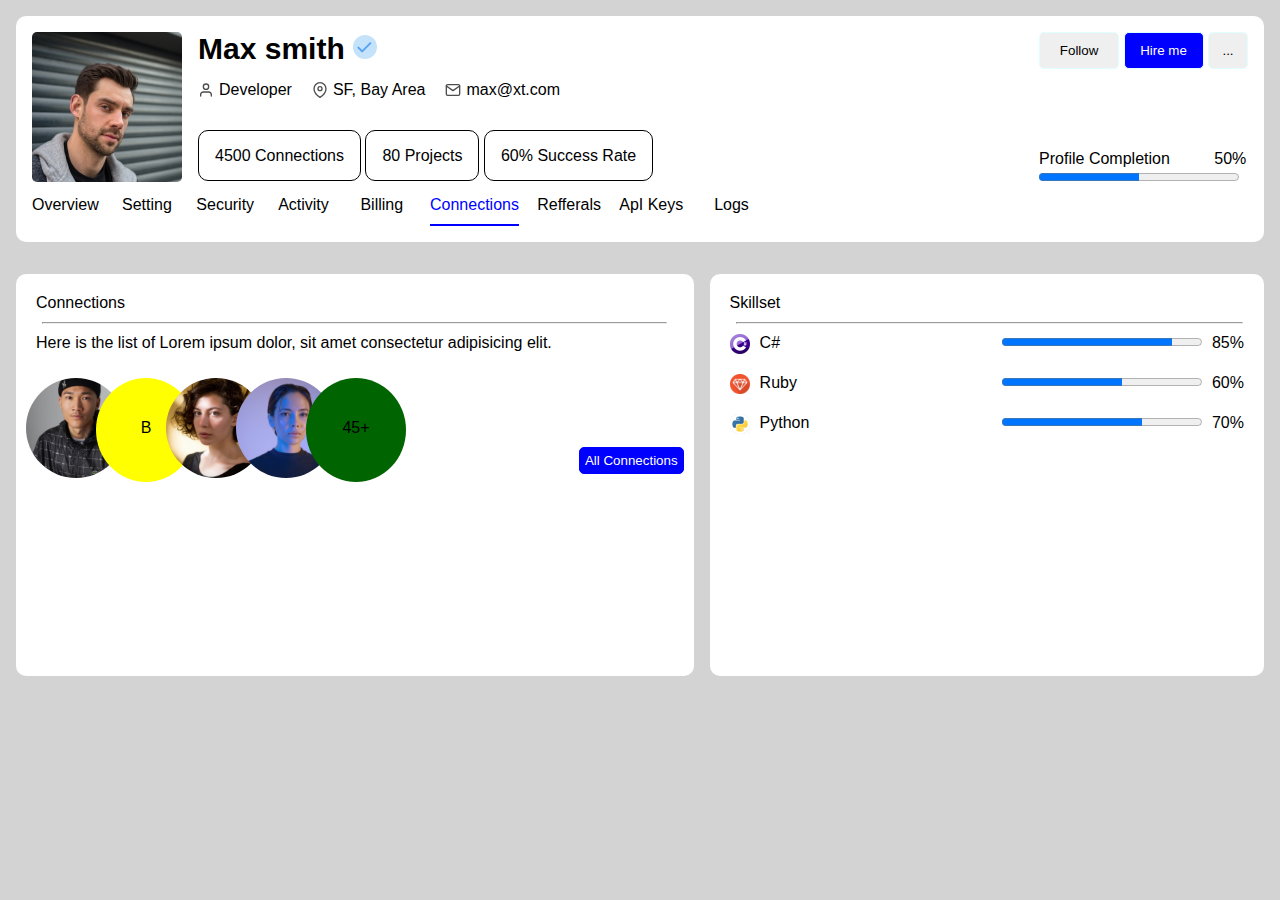
<file: Dashboard/index.html>
<!DOCTYPE html>
<html lang="en">
  <head>
    <meta charset="UTF-8" />
    <meta name="viewport" content="width=device-width, initial-scale=1.0" />
    <title>Profile Page</title>
    <link rel="stylesheet" href="style.css" />
  </head>
  <body>
    <div class="main-wrapper">
      <div class="wrapper">
        <!-- ============================================== -->
        <div class="first-section">
          <div class="about">
            <div class="profile-picture">
              <img src="./img/person1.png" alt="" />
            </div>
            <div class="information">
              <div class="name">
                <b>Max smith </b><img src="./img/check.svg" alt="" />
              </div>
              <div class="info">
                <span> <img src="./img/user.svg" alt="" />Developer</span>
                <span>
                  <img src="./img/location.svg" alt="" />SF, Bay Area</span
                >
                <span> <img src="./img/mail.svg" alt="" />max@xt.com</span>
              </div>
              <br />
              <div class="person-data">
                <span>4500 Connections</span>
                <span>80 Projects</span>
                <span>60% Success Rate</span>
              </div>
            </div>
          </div>
          <div class="right-side">
            <div class="btn">
              <button>Follow</button>
              <button class="btn-clr">Hire me</button>
              <button class="dot">...</button>
            </div>
            <div>
              <div class="range">
                <p>Profile Completion <span>50%</span></p>
                <progress id="file" class="rangebar" value="50" max="100">
                  50%
                </progress>
              </div>
            </div>
          </div>
        </div>
        <div class="menu">
          <span>Overview</span>
          <span>Setting</span>
          <span>Security</span>
          <span>Activity</span>
          <span>Billing</span>
          <span class="active">Connections</span>
          <span>Refferals</span>
          <span>ApI Keys</span>
          <span>Logs</span>
        </div>
      </div>
      <!-- ================================================ -->
      <div class="main-container">
        <div class="left-container">
          <p>Connections</p>
          <hr />
          <p>
            Here is the list of Lorem ipsum dolor, sit amet consectetur
            adipisicing elit.
          </p>

          <div class="users">
            <div class="display-picture">
              <span><img src="./img/person2.png" alt="" /></span>
              <span class="name-dp bg-yellow">B</span>
              <span><img src="./img/person3.png" alt="" /></span>
              <span><img src="./img/person4.png" alt="" /></span>
              <span class="name-dp bg-green">45+</span>
            </div>
            <div class="btn-blue">
              <button>All Connections</button>
            </div>
          </div>
        </div>

        <div class="right-container">
          <p>Skillset</p>
          <hr />
          <div class="skills">
            <div class="lang">
              <span class="cls-1"><img src="./img/C.png" alt="" />C#</span>
              <span class="cls-2">
                <progress
                  id="file"
                  class="rangebar"
                  value="85"
                  max="100"></progress
                >85%
              </span>
            </div>
            <div class="lang">
              <span class="cls-1"><img src="./img/Ruby.png" alt="" />Ruby</span>
              <span class="cls-2"
                ><progress
                  id="file"
                  class="rangebar"
                  value="60"
                  max="100"></progress
                >60%</span
              >
            </div>
            <div class="lang">
              <span class="cls-1">
                <img src="./img/Python.png" alt="" />Python</span
              >
              <span class="cls-2"
                ><progress
                  id="file"
                  class="rangebar"
                  value="70"
                  max="100"></progress
                >70%</span
              >
            </div>
          </div>
        </div>
      </div>
    </div>
  </body>
</html>
</file>
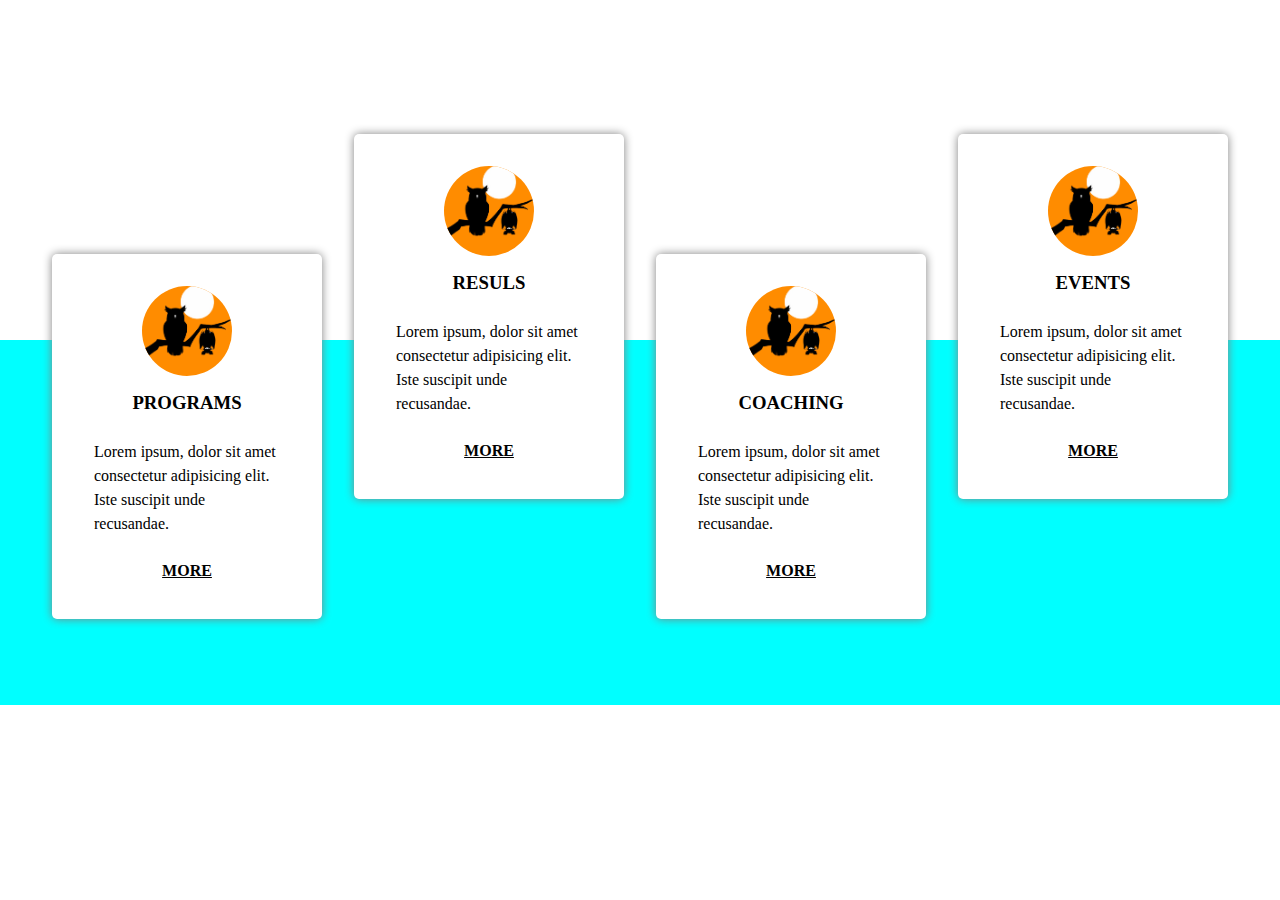
<file: Multiple-cards/index.html>
<!DOCTYPE html>
<html lang="en">
  <head>
    <meta charset="UTF-8" />
    <meta name="viewport" content="width=device-width, initial-scale=1.0" />
    <title>Document</title>
    <link rel="stylesheet" href="style.css" />
  </head>
  <body>
    <div class="service">
      <div class="card-wrapper">
        <div class="card">
          <img src="owl-bat.png" alt="" />
          <h3>PROGRAMS</h3>
          <p>
            Lorem ipsum, dolor sit amet consectetur adipisicing elit. Iste
            suscipit unde recusandae.
          </p>
          <h4>MORE</h4>
        </div>
        <div class="card">
          <img src="owl-bat.png" alt="" />
          <h3>RESULS</h3>
          <p>
            Lorem ipsum, dolor sit amet consectetur adipisicing elit. Iste
            suscipit unde recusandae.
          </p>
          <h4>MORE</h4>
        </div>
        <div class="card">
          <img src="owl-bat.png" alt="" />
          <h3>COACHING</h3>
          <p>
            Lorem ipsum, dolor sit amet consectetur adipisicing elit. Iste
            suscipit unde recusandae.
          </p>
          <h4>MORE</h4>
        </div>
        <div class="card">
          <img src="owl-bat.png" alt="" />
          <h3>EVENTS</h3>
          <p>
            Lorem ipsum, dolor sit amet consectetur adipisicing elit. Iste
            suscipit unde recusandae.
          </p>
          <h4>MORE</h4>
        </div>
      </div>
    </div>
  </body>
</html>
</file>
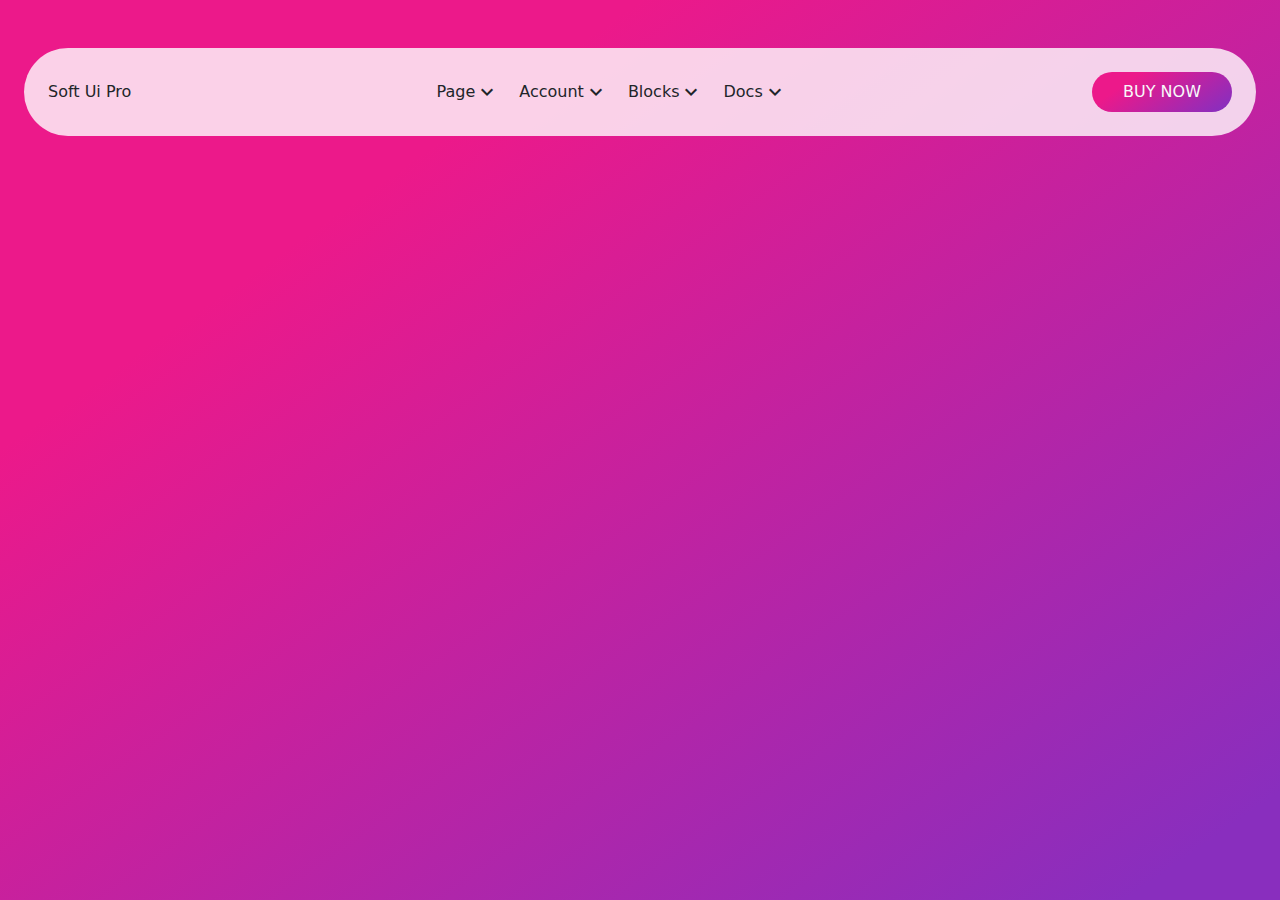
<file: Navbar/index.html>
<!DOCTYPE html>
<html lang="en">
  <head>
    <meta charset="UTF-8" />
    <meta name="viewport" content="width=device-width, initial-scale=1.0" />
    <title>Navbar</title>
    <link
      href="https://fonts.googleapis.com/icon?family=Material+Icons"
      rel="stylesheet" />
    <link
      rel="stylesheet"
      href="	https://cdn.jsdelivr.net/npm/bootstrap@5.3.3/dist/css/bootstrap.min.css" />
    <link rel="stylesheet" href="assets/css/navbar.css" />
  </head>
  <body class="custom-bg-gradient">
    <nav
      class="mt-5 mx-4 p-4 d-flex align-items-center justify-content-between rounded-pill">
      <div class="heading">Soft Ui Pro</div>
      <ul
        class="nav-items d-flex align-items-center justify-content-center mb-0 list-unstyled"
        style="column-gap: 20px">
        <li>
          <span>Page <i class="material-icons">expand_more</i></span>
          <ul class="list-unstyled">
            <li>My Page</li>
            <li>My Page</li>
            <li>My Page</li>
            <li>My Page</li>
          </ul>
        </li>
        <li>
          <span>Account <i class="material-icons">expand_more</i></span>
        </li>
        <li>
          <span>Blocks <i class="material-icons">expand_more</i></span>
        </li>
        <li>
          <span>Docs <i class="material-icons">expand_more</i></span>
        </li>
      </ul>
      <a
        class="buy-now-button custom-bg-gradient rounded-pill text-center text-light text-decoration-none"
        style="height: 40px; width: 140px; line-height: 40px">
        BUY NOW
      </a>
    </nav>
  </body>
</html>
</file>
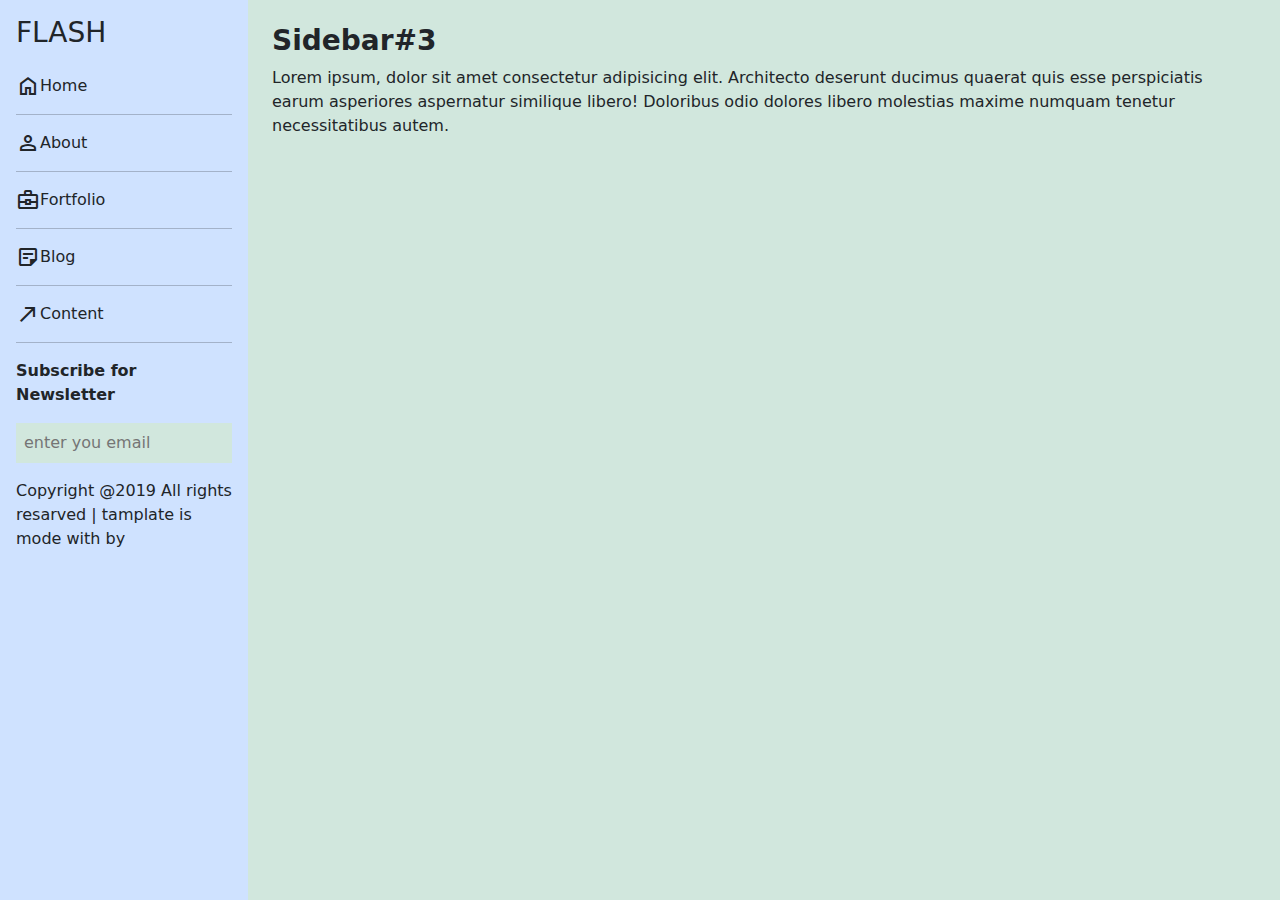
<file: Sidebar/index.html>
<!DOCTYPE html>
<html lang="en">
  <head>
    <link
      rel="stylesheet"
      href="https://fonts.googleapis.com/css2?family=Material+Symbols+Outlined:opsz,wght,FILL,GRAD@20..48,100..700,0..1,-50..200" />
    <meta charset="UTF-8" />
    <meta name="viewport" content="width=device-width, initial-scale=1.0" />
    <link rel="stylesheet" href="assets/css/sidebar.css" />
    <link
      rel="stylesheet"
      href="https://cdn.jsdelivr.net/npm/bootstrap@5.3.3/dist/css/bootstrap.min.css" />

    <title>SIDEBAR</title>
  </head>
  <body>
    <div class="d-flex">
      <aside
        class="sidebar ps-3 p-3 bg-primary-subtle"
        style="width: 250px; height: 100vh">
        <h3>FLASH</h3>
        <ul class="list-unstyled mb-0 mt-4">
          <li class="d-flex">
            <span class="material-symbols-outlined"> home </span>Home
          </li>
          <hr />
          <li class="d-flex">
            <span class="material-symbols-outlined"> person </span>About
          </li>
          <hr />
          <li class="d-flex">
            <span class="material-symbols-outlined"> business_center </span
            >Fortfolio
          </li>
          <hr />
          <li class="d-flex">
            <span class="material-symbols-outlined"> sticky_note_2 </span>Blog
          </li>
          <hr />
          <li class="d-flex">
            <span class="material-symbols-outlined"> north_east </span>Content
          </li>
          <hr />
        </ul>
        <b>Subscribe for Newsletter</b>
        <span class="d-inline-block mt-3">
          <input
            class="p-2 bg-success-subtle border-0"
            style="outline: none"
            type="email"
            placeholder="enter you email"
        /></span>

        <p class="mt-3">
          Copyright @2019 All rights resarved | tamplate is mode with by
        </p>
      </aside>

      <div class="messages bg-success-subtle p-4">
        <h3 class="fw-bolder">Sidebar#3</h3>
        <p>
          Lorem ipsum, dolor sit amet consectetur adipisicing elit. Architecto
          deserunt ducimus quaerat quis esse perspiciatis earum asperiores
          aspernatur similique libero! Doloribus odio dolores libero molestias
          maxime numquam tenetur necessitatibus autem.
        </p>
      </div>
    </div>
  </body>
</html>
</file>
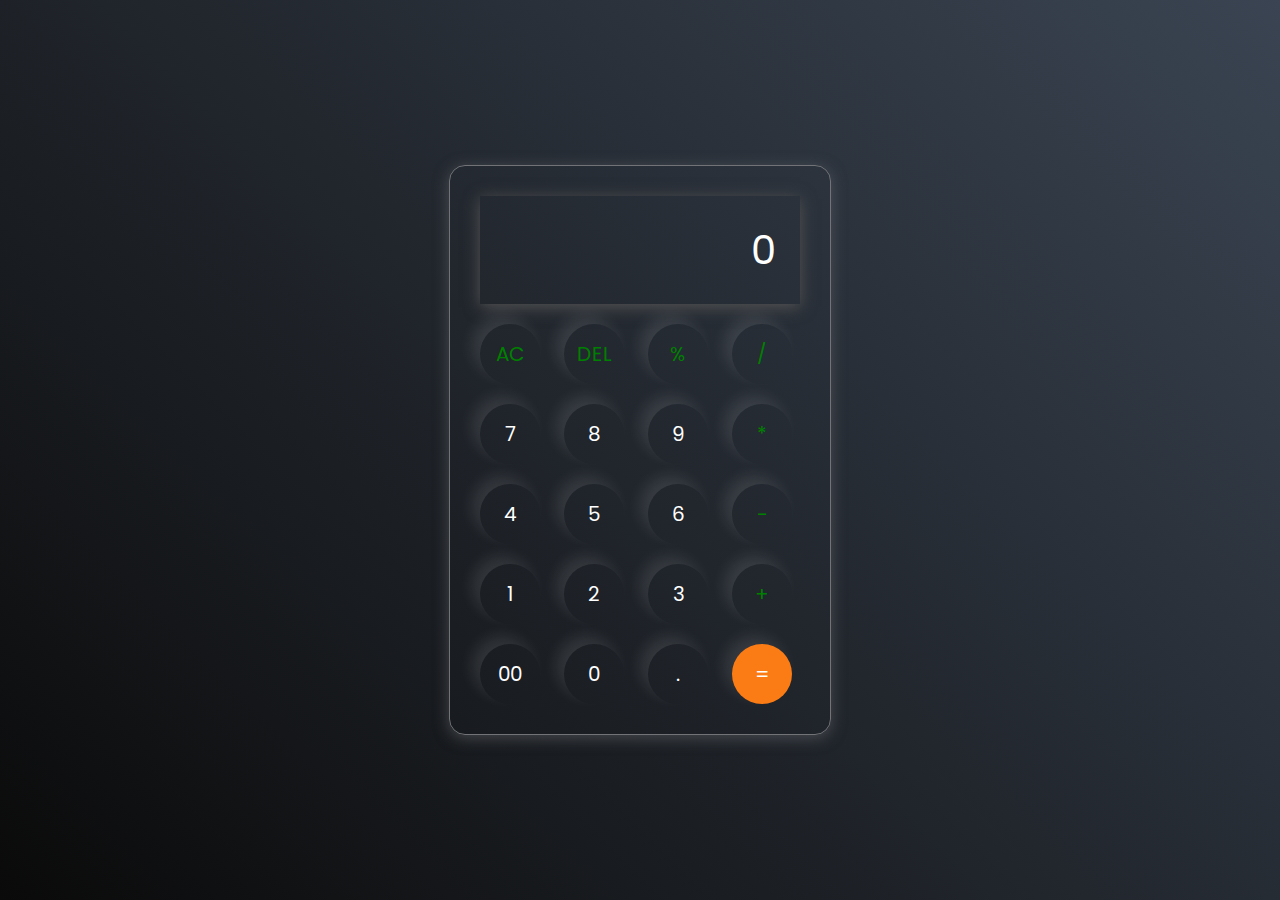
<file: Calculator/calculator.html>
<!DOCTYPE html>
<html lang="en">
  <head>
    <meta charset="UTF-8" />
    <meta http-equiv="X-UA-Compatible" content="IE=edge" />
    <meta name="viewport" content="width=device-width, initial-scale=1.0" />
    <link rel="stylesheet" href="calculator.css" />
    <title>calculator</title>
  </head>
  <body>
    <div class="calculator">
      <input type="text" placeholder="0" id="inputBox" />

      <div>
        <button class="operator">AC</button>
        <button class="operator">DEL</button>
        <button class="operator">%</button>
        <button class="operator">/</button>
      </div>

      <div>
        <button>7</button>
        <button>8</button>
        <button>9</button>
        <button class="operator">*</button>
      </div>

      <div>
        <button>4</button>
        <button>5</button>
        <button>6</button>
        <button class="operator">-</button>
      </div>

      <div>
        <button>1</button>
        <button>2</button>
        <button>3</button>
        <button class="operator">+</button>
      </div>

      <div>
        <button>00</button>
        <button>0</button>
        <button>.</button>
        <button class="equalBtn">=</button>
      </div>
    </div>
    <script src="calculator.js"></script>
  </body>
</html>
</file>
<file: Dashboard/style.css>
* {
  margin: 0;
  padding: 0;
  box-sizing: border-box;
  font-family: "Franklin Gothic Medium", "Arial Narrow", Arial, sans-serif;
}

.main-wrapper {
  background-color: lightgray;
  width: 100vw;
  height: 100vh;
  padding: 1rem;
  min-width: 1200px;
  max-width: 100%;
}

.wrapper {
  background-color: white;
  border-radius: 10px;
  padding: 16px;
}

.first-section {
  display: flex;
  justify-content: space-between;
}
.about {
  display: flex;
}

.about .profile-picture img {
  width: auto;
  height: 150px;
  border-radius: 5px;
}
.information {
  display: flex;
  flex-direction: column;
  row-gap: 15px;
  margin-left: 16px;
}

b {
  font-size: 30px;
}

.info {
  display: flex;
  column-gap: 20px;
}

.info span {
  display: flex;
  column-gap: 5px;
}

.info span img {
  width: 16px;
}

.person-data span {
  border: 1px solid black;
  padding: 16px;
  border-radius: 10px;
}

.right-side {
  display: flex;
  flex-direction: column;
  justify-content: space-between;
}

.btn button {
  padding: 10px;
  border: 1px solid lightcyan;
  border-radius: 5px;
  width: 80px;
  cursor: pointer;
}

.btn .dot {
  width: 40px;
}

.btn-clr {
  background-color: blue;
  color: white;
}

.range p {
  padding: 0;
}

.range p span {
  padding-left: 40px;
}

progress {
  width: 200px;
}

.menu {
  display: flex;
  justify-content: space-between;
  width: 60%;
  padding-top: 10px;
  column-gap: 10px;
}

div .menu span {
  display: inline-block;
  width: fit-content;
  min-width: 60px;
  padding-bottom: 10px;
  text-align: center;
  border-bottom: 2px solid transparent;
  transition: all 200ms ease;
}

div .menu span:hover {
  color: blue;
  border-color: blue !important;
  cursor: pointer;
}

.active {
  color: blue;
  border-color: blue !important;
}

.main-container {
  height: 40%;
  display: flex;
  column-gap: 16px;
  padding-top: 32px;
  height: 50%;
}

.left-container {
  background-color: white;
  border-radius: 10px;
  width: 55%;
  height: auto;
  padding: 10px;
}

p {
  padding: 10px;
}

hr {
  width: 95%;
  margin-left: 16px;
}

.users {
  display: flex;
  justify-content: space-between;
}

.display-picture {
  display: flex;
  margin-top: 1rem;
}

.display-picture img {
  width: 100px;
  height: 100px;
  border-radius: 50%;
}

.display-picture .name-dp {
  width: 100px;
  height: 100%;
  display: inline-block;
  border-radius: 50%;
  text-align: center;
  line-height: 100px;
}
.bg-green {
  background-color: darkgreen;
}

.bg-yellow {
  background-color: yellow;
}

.display-picture span:not(:first-child) {
  margin-left: -30px;
}

.btn-blue button {
  border: 1px solid blue;
  background-color: blue;
  border-radius: 5px;
  color: white;
  padding: 5px;
  margin-top: 85px;
  cursor: pointer;
}
.right-container {
  background-color: white;
  border-radius: 10px;
  width: 45%;
  padding: 10px;
}

.lang {
  display: flex;
  justify-content: space-between;
}

.lang span {
  display: flex;
  column-gap: 10px;
}

.lang img {
  width: 20px;
  height: 20px;
}

.cls-1,
.cls-2 {
  padding: 10px;
}
</file>
<file: Multiple-cards/style.css>
* {
  margin: 0;
  padding: 0;
  box-sizing: border-box;
}
.service {
  margin-top: 340px;
  background: aqua;
}

.card-wrapper {
  display: flex;
  align-items: center;
  justify-content: center;
  column-gap: 2rem;
  transform: translateY(-40%);
}

.card {
  width: 270px;
  min-height: 365px;
  background-color: #fff;
  padding: 2rem;
  display: flex;
  flex-direction: column;
  align-items: center;
  row-gap: 1rem;
  box-shadow: 0 0 10px grey;
  border-radius: 5px;
  position: relative;
}

.card:nth-child(even) {
  top: -60px;
}
.card:nth-child(odd) {
  bottom: -60px;
}

img {
  height: 90px !important;
  width: 90px;
  border-radius: 50%;
  height: 100px;
  object-fit: cover;
  background-color: darkorange;
}

p {
  margin: 10px;
  line-height: 1.5;
}

h4 {
  text-decoration: underline;
}
</file>
<file: Navbar/assets/css/navbar.css>
* {
  margin: 0;
  padding: 0;
  box-sizing: border-box;
}

body {
  height: calc(100vh - 3rem);
  overflow: auto;
}

body nav {
  background-color: #ffffffcc;
}

.custom-bg-gradient {
  background: #892ebe;
  background: linear-gradient(145deg, #ec198a 25%, #892ebe 94%);
  background-repeat: no-repeat;
}

nav .nav-items li span {
  display: flex;
  align-items: center;
}

nav .nav-items li {
  position: relative;
  cursor: pointer;
}

nav .nav-items li ul {
  position: absolute;
  top: 24px;
  width: auto;
  background: rgba(0, 0, 0, 0.3);
  color: white;
  padding: 4px 10px;
  min-width: 120px;
  font-size: 14px;
  visibility: hidden;
  overflow: hidden;
  max-height: 0;
  transition: max-height 200ms ease-in;
}

nav .nav-items li ul li:hover {
  font-weight: 500;
}

nav .nav-items li:hover {
  ul {
    visibility: visible;
    max-height: 150px;
  }
}

@media screen and (width <= 768px) {
  nav.mx-4 {
    margin-left: 10px !important;
    margin-right: 10px !important;
    min-width: 300px;
  }
  .nav-items {
    display: none !important;
  }
}
</file>
<file: Sidebar/assets/css/sidebar.css>
* {
  margin: 0;
  padding: 0;
  box-sizing: border-box;
}
</file>
<file: Calculator/calculator.css>
@import url("https://fonts.googleapis.com/css2?family=Poppins:wght@500&display=swap");

* {
  margin: 0;
  padding: 0;
  box-sizing: border-box;
  font-family: "Poppins", sans-serif;
}

body {
  width: 100%;
  height: 100vh;
  display: flex;
  justify-content: center;
  align-items: center;
  background: linear-gradient(45deg, #0a0a0a, #3a4452);
}

.calculator {
  border: 1px solid #717377;
  padding: 20px;
  border-radius: 16px;
  background: transparent;
  box-shadow: 0px 3px 15px rgba(113, 115, 119, 0.5);
}

input {
  width: 320px;
  border: none;
  padding: 24px;
  margin: 10px;
  background: transparent;
  box-shadow: 0px 3px 15px rgba(84, 84, 84, 01);
  font-size: 40px;
  text-align: right;
  cursor: pointer;
  color: #ffffff;
}

input::placeholder {
  color: #ffffff;
}

button {
  border: none;
  width: 60px;
  height: 60px;
  margin: 10px;
  border-radius: 50%;
  background: transparent;
  color: #ffffff;
  font-size: 20px;
  box-shadow: -8px -8px 15px rgba(255, 255, 255, 0.1);
  cursor: pointer;
}

.equalBtn {
  background-color: #fb7c14;
}

.operator {
  color: green;
}
</file>
